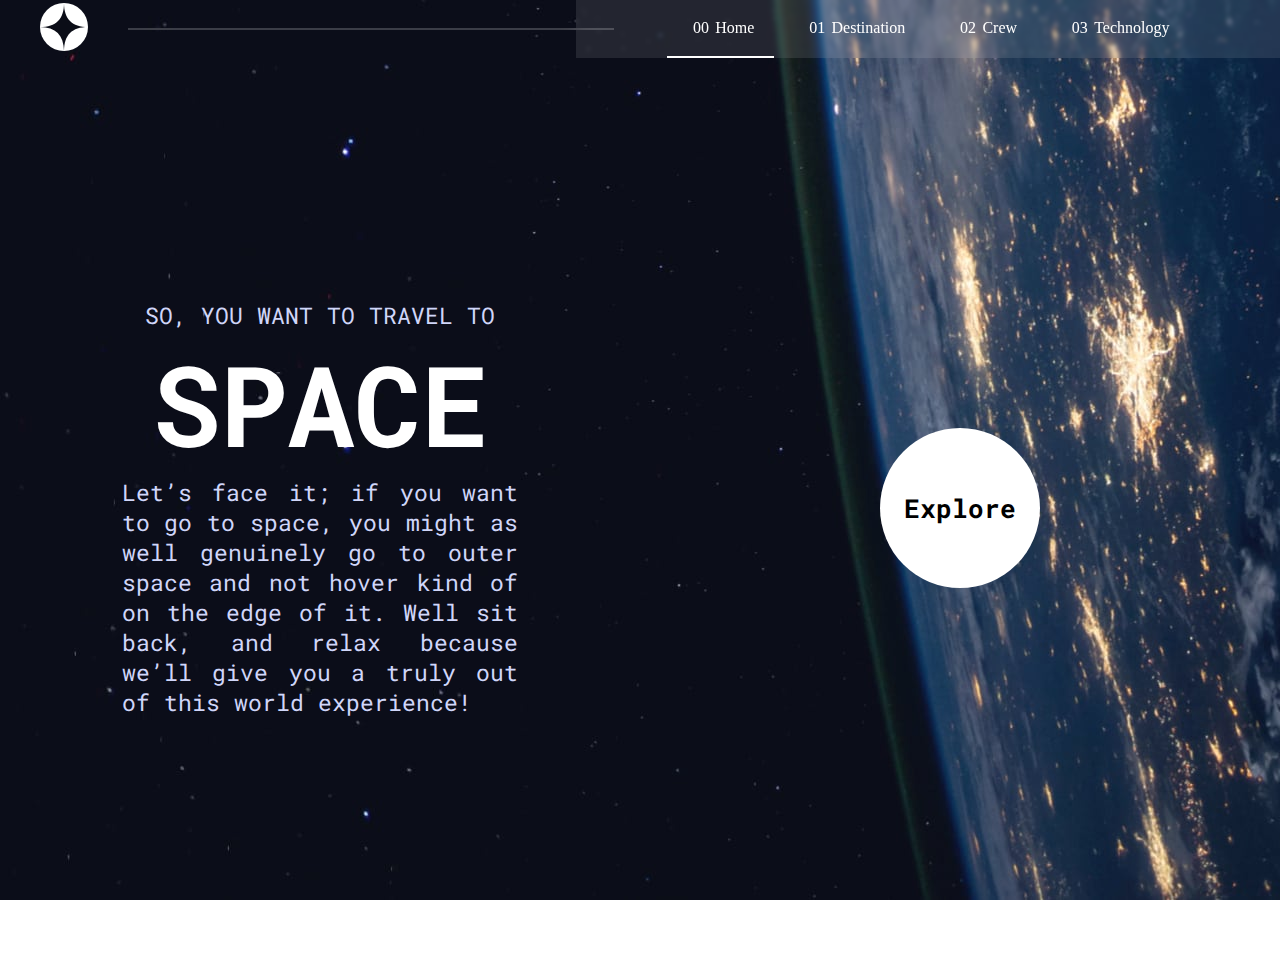
<file: index.html>
<!DOCTYPE html>
<html lang="en">
<head>
  <meta charset="UTF-8">
  <meta name="viewport" content="width=device-width, initial-scale=1.0">
  <link rel="icon" type="image/png" sizes="32x32" href="./assets/favicon-32x32.png">
  <link rel="preconnect" href="https://fonts.googleapis.com">
  <link rel="preconnect" href="https://fonts.gstatic.com" crossorigin>
  <link href="https://fonts.googleapis.com/css2?family=Roboto+Mono:wght@200&display=swap" rel="stylesheet">
  <link rel="stylesheet" href="./css/navbar.css">
  <link rel="stylesheet" href="./css/style.css">
  <link rel="stylesheet" href="./css/media.css">
  <link rel="stylesheet" href="./css/index.css">
  <title>Frontend Mentor | Space tourism website</title>
</head>
<body class="background-desktop">
  <nav class="navbar">
    <div class="logo">
      <img src="./assets/shared/logo.svg" alt="logo" class="nav-logo-img">
    </div>
    <div class="nav-line"></div>
    <div class="hamburger "><img src="./assets/shared/icon-hamburger.svg" alt="" class="nav-hamburger"></div>
    <div class="close hidden"><img src="./assets/shared/icon-close.svg" alt="" class="nav-closed"></div>
    <ul class="nav-links ">
      <li><a href="./index.html" class="nav-anchors border-bottom"><span>00</span>Home</a></li>
      <li><a href="./destination-titan.html" class="nav-anchors "><span>01</span>Destination</a></li>
      <li><a href="./crew-commander.html" class="nav-anchors"><span>02</span>Crew</a></li>
      <li><a href="./technology-capsule.html" class="nav-anchors"><span>03</span>Technology</a></li>
    </ul>
  </nav>
  <section class="content">
    <div class="section-info">
      <p class="section-paragraph centre-para">SO, YOU WANT TO TRAVEL TO</p>
      <h1 class="sec-heading">SPACE</h1>
      <p class="section-paragraph">Let’s face it; if you want to go to space, you might as well genuinely go to 
        outer space and not hover kind of on the edge of it. Well sit back, and relax 
        because we’ll give you a truly out of this world experience!
      </p>
    </div>
    <div class="explore">
      <p>Explore </p>
    </div>
  </section>

<script src="./script/navbar.js"></script>
</body>
</html>
</file>
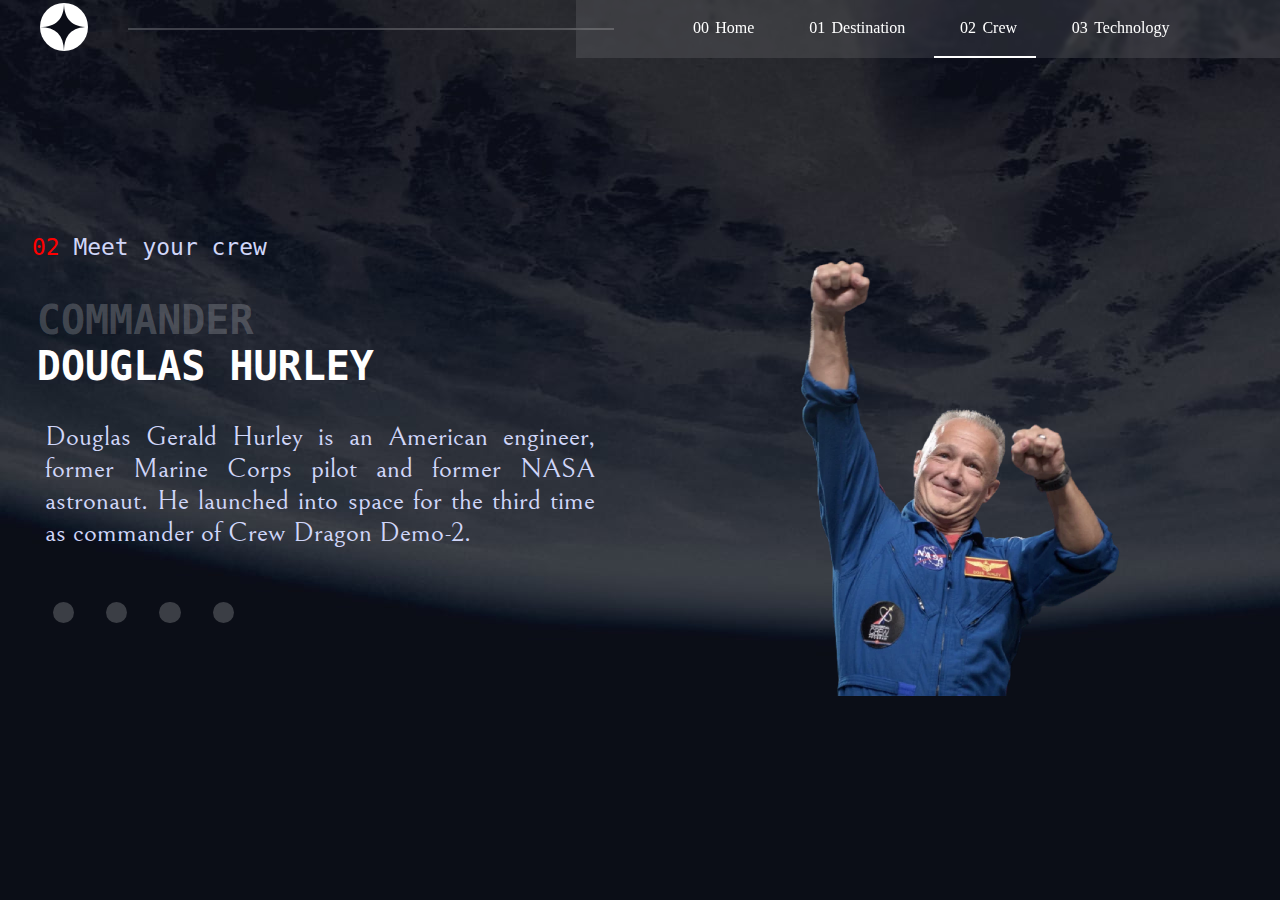
<file: crew-commander.html>
<!DOCTYPE html>
<html lang="en">
<head>
  <meta charset="UTF-8">
  <meta name="viewport" content="width=device-width, initial-scale=1.0">
  <link rel="stylesheet" href="./css/navbar.css">
  <link rel="stylesheet" href="./css/media.css">
  <link rel="stylesheet" href="./css/index.css">
  <link rel="stylesheet" href="./css/crew.css">
  <link rel="icon" type="image/png" sizes="32x32" href="./assets/favicon-32x32.png">
  <link rel="preconnect" href="https://fonts.gstatic.com" crossorigin>
  <link href="https://fonts.googleapis.com/css2?family=Barlow+Condensed:wght@100&family=Bellefair&display=swap" rel="stylesheet">
  <title>Frontend Mentor | Space tourism website</title>
</head>
<body class="background-crew-desktop">
  <nav class="navbar">
    <div class="logo">
      <img src="./assets/shared/logo.svg" alt="logo" class="nav-logo-img">
    </div>
    <div class="nav-line"></div>
    <div class="hamburger "><img src="./assets/shared/icon-hamburger.svg" alt="" class="nav-hamburger"></div>
    <div class="close hidden"><img src="./assets/shared/icon-close.svg" alt="" class="nav-closed"></div>
    <ul class="nav-links ">
      <li><a href="./index.html" class="nav-anchors "><span>00</span>Home</a></li>
      <li><a href="./destination-titan.html" class="nav-anchors "><span>01</span>Destination</a></li>
      <li><a href="./crew-commander.html" class="nav-anchors border-bottom"><span>02</span>Crew</a></li>
      <li><a href="./technology-capsule.html" class="nav-anchors"><span>03</span>Technology</a></li>
    </ul>
  </nav>
  <section class="content" id="crew-content">
    <p class="section-paragraph"><span>02</span> Meet your crew</p>
    <div class="section-info">
      <div class="des-matter">
        <div class="wrapper">
          <div class="heading"><h5 class="crew-heading" id="heading-des">Commander</h5></div>
          <div class="heading"><h6 class="crew-heading" id="des-heading" style="color: #FFF;"> Douglas Hurley</h6></div>
          <p class="des-section-paragraph" id="des-paragraph">
            Douglas Gerald Hurley is an American engineer, former Marine Corps pilot 
            and former NASA astronaut. He launched into space for the third time as 
            commander of Crew Dragon Demo-2.
          </p>
        </div>
        <div class="radio-button-container">
          <button class="radio" data-crew1="active"></button>
          <button class="radio" data-crew2="notactive"></button>
          <button class="radio" data-crew3="nottactive"></button>
          <button class="radio" data-crew4="activee"></button>
        </div>
      </div>
      <div class="des-nav">      
        <div class="crew-img-div" id="img-container">
          <img src="./assets/crew/image-douglas-hurley.webp" alt="" class="crew-img">
        </div>
      </div>
  </section>
  <!-- 00 Home
  01 Destination
  02 Crew
  03 Technology

  02 Meet your crew

  Commander
  Douglas Hurley

  Douglas Gerald Hurley is an American engineer, former Marine Corps pilot 
  and former NASA astronaut. He launched into space for the third time as 
  commander of Crew Dragon Demo-2. -->
  <script src="./script/navbar.js"></script>
  <script src="./script/crew.js"></script>
</body>
</html>
</file>
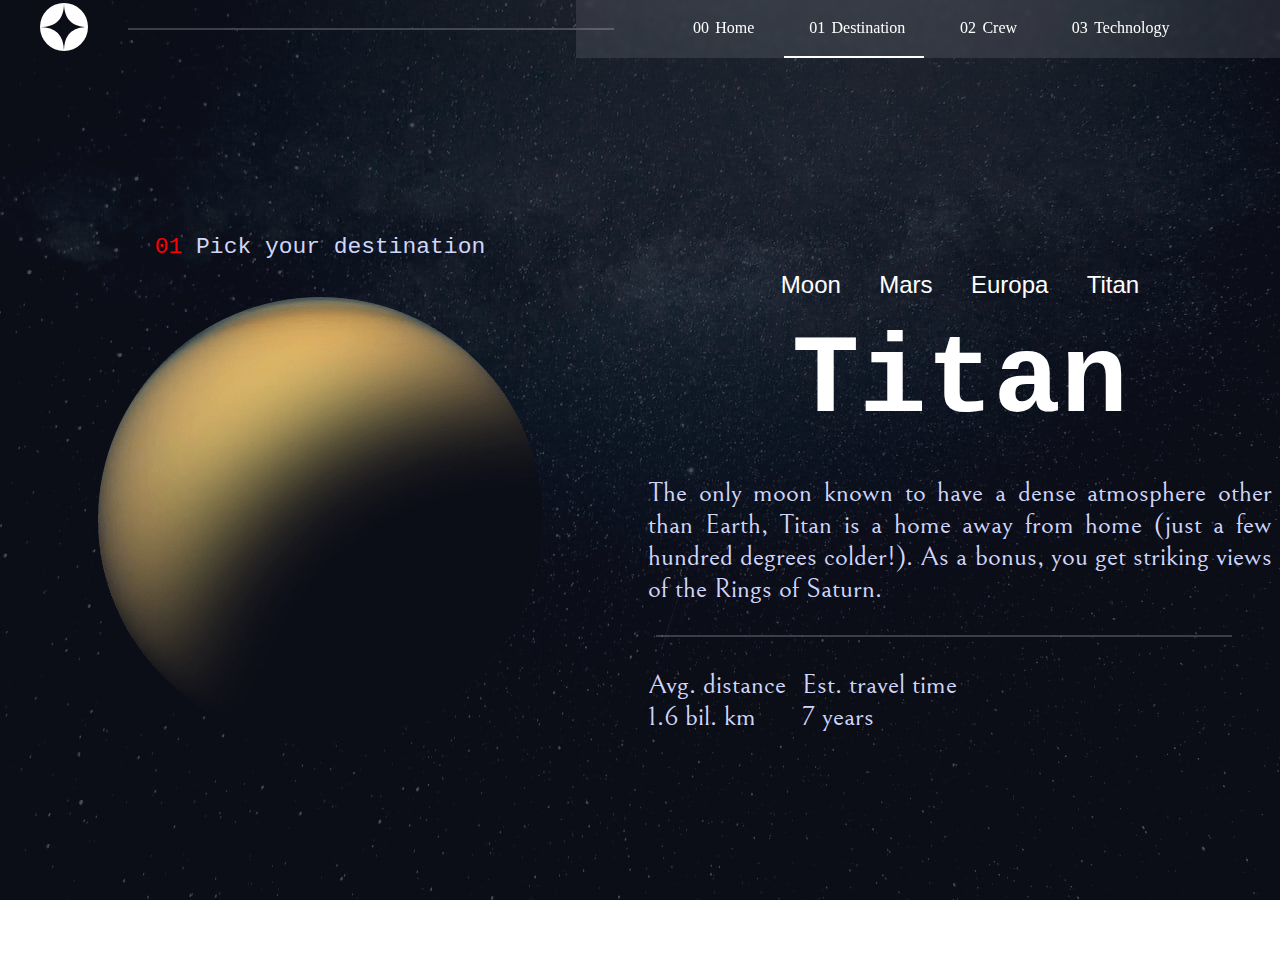
<file: destination-titan.html>
<!DOCTYPE html>
<html lang="en">

<head>
  <meta charset="UTF-8">
  <meta name="viewport" content="width=device-width, initial-scale=1.0">
  <link rel="icon" type="image/png" sizes="32x32" href="./assets/favicon-32x32.png">
  <link rel="stylesheet" href="./css/navbar.css">
  <link rel="stylesheet" href="./css/media.css">
  <link rel="stylesheet" href="./css/index.css">
  <link rel="stylesheet" href="./css/destination.css">
  <!-- link rel="preconnect" href="https://fonts.googleapis.com"> -->
  <link rel="preconnect" href="https://fonts.gstatic.com" crossorigin>
  <link href="https://fonts.googleapis.com/css2?family=Barlow+Condensed:wght@100&family=Bellefair&display=swap" rel="stylesheet">
  <title>Frontend Mentor | Space tourism website</title>
</head>

<body class="background-titian-desktop">
  <nav class="navbar">
    <div class="logo">
      <img src="./assets/shared/logo.svg" alt="logo" class="nav-logo-img">
    </div>
    <div class="nav-line"></div>
    <div class="hamburger "><img src="./assets/shared/icon-hamburger.svg" alt="" class="nav-hamburger"></div>
    <div class="close hidden"><img src="./assets/shared/icon-close.svg" alt="" class="nav-closed"></div>
    <ul class="nav-links ">
      <li><a href="./index.html" class="nav-anchors "><span>00</span>Home</a></li>
      <li><a href="./destination-titan.html" class="nav-anchors border-bottom"><span>01</span>Destination</a></li>
      <li><a href="./crew-commander.html" class="nav-anchors"><span>02</span>Crew</a></li>
      <li><a href="#" class="nav-anchors"><span>03</span>Technology</a></li>
    </ul>
  </nav>
  <section class="content">
    <div class="section-info">
      <p class="section-paragraph centre-para"><span>01</span> Pick your destination</p>
      <div class="des-img-div" id="img-container">
        <img src="./assets/destination/image-titan.png" alt="" class="destiantion-img">
      </div>
    </div>
    <div class="des-nav">
      <ul class="des-nav-links">
        <li><button class="des-nav-anchors" data-Moon="true">Moon</button></li>
        <li><button class="des-nav-anchors" data-Mars="true">Mars</button></li>
        <li><button class="des-nav-anchors" data-Europa="true">Europa</button></li>
        <li><button class="des-nav-anchors" data-titan="true">Titan</button></li>
      </ul>
      <div class="des-matter">
        <div class="heading"><h4 class="sub-heading" id="des-heading">Titan</h4></div>
        <p class="des-section-paragraph" id="des-paragraph">
          The only moon known to have a dense atmosphere other than Earth, Titan
           is a home away from home (just a few hundred degrees colder!). As a
            bonus, you get striking views of the Rings of Saturn.
        </p>
      </div>
      <div class="distance-time">
        <p class="des-section-paragraph">Avg. distance<span id="distance">1.6 bil. km</span></p>
        <p class="des-section-paragraph" >Est. travel time<span id="time">7 years</span></p>
      </div>
    </div>
  </section>
  <!-- SO, YOU WANT TO TRAVEL TO

  Moon
  Mars
  Europa
  Titan

  Titan

  The only moon known to have a dense atmosphere other than Earth, Titan
  is a home away from home (just a few hundred degrees colder!). As a
  bonus, you get striking views of the Rings of Saturn.

  Avg. distance
  1.6 bil. km

  Est. travel time
  7 years -->
  <script src="./script/navbar.js"></script>
  <script src="./script/destination.js"></script>
</body>

</html>
</file>
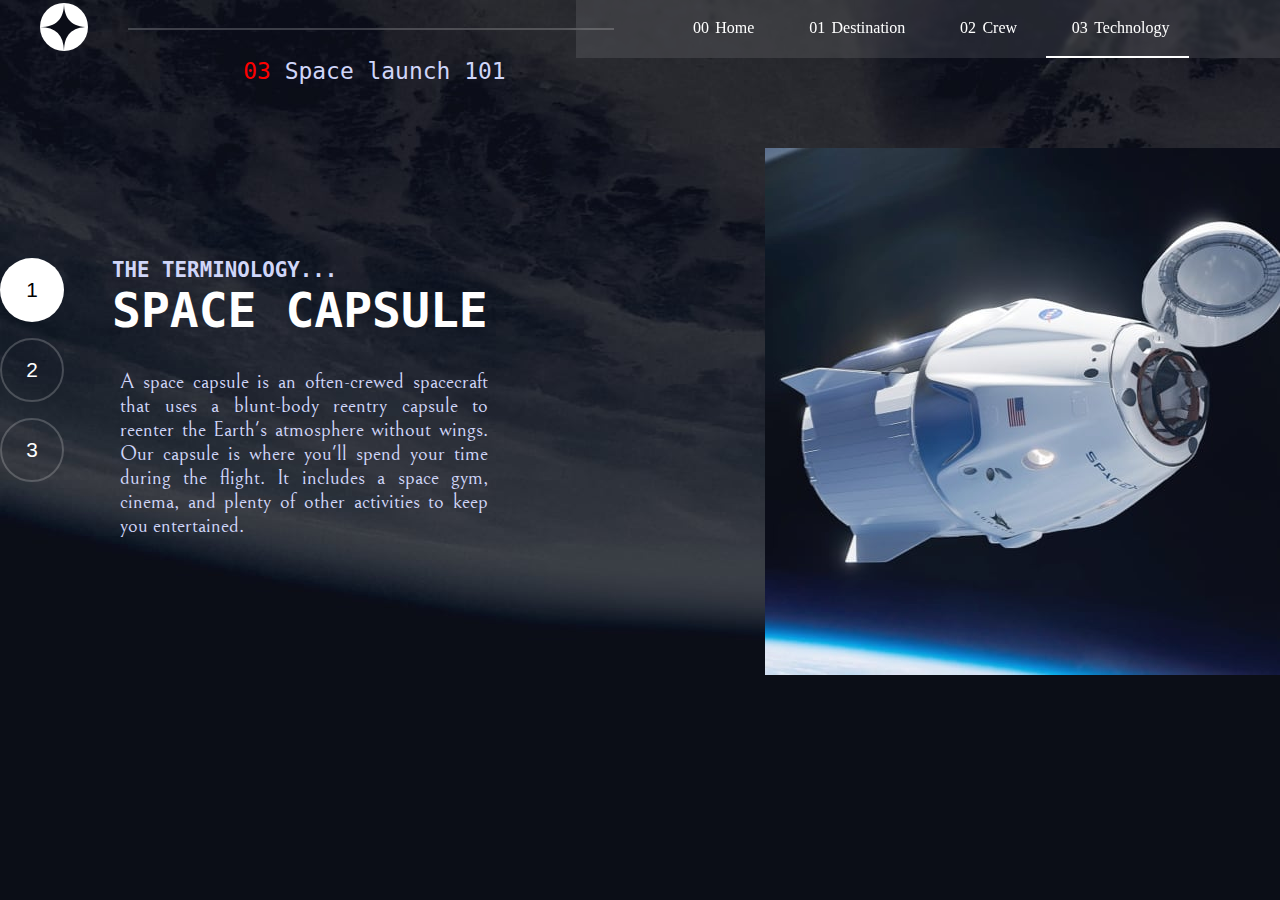
<file: technology-capsule.html>
<!DOCTYPE html>
<html lang="en">
<head>
  <meta charset="UTF-8">
  <meta name="viewport" content="width=device-width, initial-scale=1.0">
  <link rel="stylesheet" href="./css/navbar.css">
  <link rel="stylesheet" href="./css/media.css">
  <link rel="stylesheet" href="./css/index.css">
  <link rel="stylesheet" href="./css/technology.css">
  <link rel="icon" type="image/png" sizes="32x32" href="./assets/favicon-32x32.png">
  <link rel="preconnect" href="https://fonts.gstatic.com" crossorigin>
  <link href="https://fonts.googleapis.com/css2?family=Barlow+Condensed:wght@100&family=Bellefair&display=swap" rel="stylesheet">
 <title>Frontend Mentor | Space tourism website</title>
</head>
<body class="background-crew-desktop">
  <nav class="navbar">
    <div class="logo">
      <img src="./assets/shared/logo.svg" alt="logo" class="nav-logo-img">
    </div>
    <div class="nav-line"></div>
    <div class="hamburger "><img src="./assets/shared/icon-hamburger.svg" alt="" class="nav-hamburger"></div>
    <div class="close hidden"><img src="./assets/shared/icon-close.svg" alt="" class="nav-closed"></div>
    <ul class="nav-links ">
      <li><a href="./index.html" class="nav-anchors "><span>00</span>Home</a></li>
      <li><a href="./destination-titan.html" class="nav-anchors "><span>01</span>Destination</a></li>
      <li><a href="./crew-commander.html" class="nav-anchors"><span>02</span>Crew</a></li>
      <li><a href="./technology-capsule.html" class="nav-anchors border-bottom"><span>03</span>Technology</a></li>
    </ul>
  </nav>
  <section class="content" id="crew-content">
    <p class="section-paragraph"><span>03</span> Space launch 101</p>
    <div class="section-info">
      <div class="des-matter">
        <div class="wrapper">
          <div class="heading"><h5 class="tech-heading1" id="heading-tech"> The terminology...</h5></div>
          <div class="heading"><h6 class="tech-heading2" id="tech-heading" style="color: #FFF;"> Space capsule</h6></div>
          <p class="tech-section-paragraph" id="tech-paragraph">
            A space capsule is an often-crewed spacecraft that uses a blunt-body reentry 
            capsule to reenter the Earth's atmosphere without wings. Our capsule is where 
            you'll spend your time during the flight. It includes a space gym, cinema, 
            and plenty of other activities to keep you entertained.
          </p>
        </div>
        <div class="radio-button-container">
          <button class="radio fill" data-tech1>1</button>
          <button class="radio" data-tech2>2</button>
          <button class="radio" data-tech3>3</button>
        </div>
      </div>
        <div class="tech-img-div" id="img-container">
          <picture>
            <source srcset="./assets/technology/image-space-capsule-landscape.jpg" media="(max-width:1127px)">
            <img src="./assets/technology/image-space-capsule-portrait.jpg" alt="" class="tech-img" >
          </picture>
      </div>
  </section>
<!-- 
  00 Home
  01 Destination
  02 Crew
  03 Technology

  03 Space 03 Space launch 101


  1
  2
  3

  The terminology...
  Space capsule

  A space capsule is an often-crewed spacecraft that uses a blunt-body reentry 
  capsule to reenter the Earth's atmosphere without wings. Our capsule is where 
  you'll spend your time during the flight. It includes a space gym, cinema, 
  and plenty of other activities to keep you entertained. -->
  <script src="./script/navbar.js"></script>
  <script src="./script/technology.js"></script>
</body>
</html>
</file>
<file: css/navbar.css>
*{
    padding: 0;
    margin: 0;
    box-sizing: border-box;
    list-style: none;
}
:root{
    --main-active-color:#FFFFFF;
    --side-nav-font-color:#D0D6F9;
     --bg-color:#0B0D17;
     --margin-destination:2.3rem;
     --anchors-padding:1.2rem;
     --anchors-fontsize:1.5rem;
     --nav-transition: width 3s cubic-bezier(0.51, 2.14, 1, 1);
     --transparent-background-color:rgba(255, 255, 255,0.2);
     --des-font-font-family: 'Bellefair', serif;
     --main-font-font-family: 'Barlow Condensed', sans-serif;
}
body{
    overflow-x: hidden;
}
.navbar,.nav-links{
  display: flex;
  flex-wrap: wrap;
  /* background: transparent; */
}
.navbar{
    justify-content:space-between;
    align-items: center;
    position: relative;
}
.logo{
    margin-left: 2.5rem;
}
.nav-links{
    justify-content: center;
    list-style: none;
    gap: 0.624rem;
    backdrop-filter: blur(2px);
    background-color: rgba(255, 255, 255,0.1);
    overflow: hidden;
    width: 55%;
    /* border-radius: 3%; */
}

.nav-line{
    position: absolute;
    height: 2px;
    overflow: hidden;
    backdrop-filter: blur(8px);
    border-radius: 3%;
    background-color: rgba(255, 255, 255,0.2);
    width: 38%;
    min-width: 35%;
    left: 10%;
    bottom: 0;
    right: 0;
    top: 28px;
    z-index: 1;
}
.nav-anchors{
    color: white;
    text-decoration: none;
    position: relative;
    padding: 1.2rem;
    display: block;
    cursor: pointer;
}
.nav-anchors span{
    margin: 0.4rem;
}
.border-bottom{
border-bottom: 2px solid var(--main-active-color);
}
.nav-anchors:hover{
    color:var(--side-nav-font-color);
}

.nav-anchors::before{
    content: '';
    height:2px;
    width: 0%;
    position: absolute;
    left: 0;
    bottom: 0;
    opacity:1 ;
    background-color: violet;
    transition: width 3s cubic-bezier(0.51, 2.14, 1, 1);
}
.nav-anchors:hover::before  {
    opacity:1;
    width: 100%;
    background-color: rgba(255, 255, 255,0.2);
}
.nav-anchors:visited::before  {
    opacity:1;
    width: 100%;
}

.hamburger{
    display: none;
    position: absolute;
    cursor: pointer;
}
.close{
    position: absolute;
    right: 1rem;
    cursor: pointer;
    z-index: 9999;
}
/* tab */
@media screen and (max-width:1126px) {
    .nav-anchors span{
        display: none;
    }
    .background-desktop{
        background-image: url("../assets/home/background-home-tablet.jpg");
    }
    .nav-links::before{
        display: none;
    }
    .nav-line{
        display: none;

    }
    .nav-links{
        width:77%;
    }
    .content{
        grid-template-columns: none;
    }
    .explore{
        height: 18rem;
        width: 18rem;
    }
    .explore p{
        font-size: 3rem;
    }
    .nav-anchors{
        text-align: center;
    }
}
/* Mobile */
@media screen  and (max-width:747px){
    .hamburger{
        display: block; 
        right:2rem;
        /* z-index: 9999; */
    }
    .nav-anchors span{
        display: inline-block;
        margin: 0.5rem;
    }
    .hidden{
        display: none;
    }
 
    .nav-links{
        position: fixed;
        top: 0;
        left: 50%;
        bottom: 0;
        right: 0;
        width: 50%;
        flex-direction: column;
        border-radius: none;
        transition: all 900ms ease-in;
        transform: translateX(100%);
    }
    .translate{
        transform: translateX(0%);
    }
    .background-desktop{
        background-image: url("../assets/home/background-home-mobile.jpg");
    }
    .explore{
        height: 10rem;
        width: 10rem;
    }
    .explore p{
        font-size: 1.5rem;
    }
    .section-paragraph{
        font-size: 1.1rem;
        width: 74%;
    }
    .sec-heading{
        font-size: 4rem;
            
    }
   
}
</file>
<file: css/style.css>
.content{
  display: grid;
  grid-template-columns: repeat(2,1fr);
  height:100vh;
  align-items: center;
}
.explore{
    position: relative;
    margin: 3rem auto;
    height: 10rem;
    width: 10rem;
    background-color: white;
    border-radius: 50%;
    display: flex;
    align-items: center;
    align-content: flex-start;
    justify-content: center;
    border: 4rem soild black;
    cursor: pointer;
}
.explore::before{
    content: '';
    width:inherit;
    position:absolute;
    aspect-ratio: 1;
    background-color: transparent;
    border-radius: 50%;
    border: 4rem solid rgba(255, 255, 255,0.2);
    opacity: 0;
    transition: all 900ms ease-in;
}
.explore:hover::before{
    opacity: 1;
}
</file>
<file: css/media.css>
/* tab */
@media screen and (max-width:1126px) {
    .nav-anchors span{
        display: none;
    }
    .background-desktop{
        background-image: url("../assets/home/background-home-tablet.jpg");
    }
    .nav-links::before{
        display: none;
    }
    .nav-line{
        display: none;

    }
    .nav-links{
        width:77%;
    }
    .content{
        grid-template-columns: none;
    }
    .explore{
        height: 18rem;
        width: 18rem;
    }
    .explore p{
        font-size: 3rem;
    }
    .nav-anchors{
        text-align: center;
    }
}
/* Mobile */
@media screen  and (max-width:747px){
    .hamburger{
        display: block; 
        right:2rem;
        /* z-index: 9999; */
    }
    .nav-anchors span{
        display: inline-block;
        margin: 0.5rem;
    }
    .hidden{
        display: none;
    }
 
    .nav-links{
        position: fixed;
        top: 0;
        left: 50%;
        bottom: 0;
        right: 0;
        width: 50%;
        flex-direction: column;
        border-radius: none;
        transition: all 900ms ease-in;
        transform: translateX(100%);
    }
    .translate{
        transform: translateX(0%);
    }
    .background-desktop{
        background-image: url("../assets/home/background-home-mobile.jpg");
    }
    .explore{
        height: 10rem;
        width: 10rem;
    }
    .explore p{
        font-size: 1.5rem;
    }
    .section-paragraph{
        font-size: 1.1rem;
        width: 74%;
    }
    .sec-heading{
        font-size: 4rem;
            
    }
   
}
</file>
<file: css/index.css>
:root{
    --main-active-color:#FFFFFF;
    --side-nav-font-color:#D0D6F9;
     --bg-color:#0B0D17;
     --margin-destination:2.3rem;
     --anchors-padding:1.2rem;
     --anchors-fontsize:1.5rem;
     --nav-transition: width 3s cubic-bezier(0.51, 2.14, 1, 1);
     --transparent-background-color:rgba(255, 255, 255,0.2);
     --des-font-font-family: 'Bellefair', serif;
     --main-font-font-family: 'Barlow Condensed', sans-serif;
     --std-font-size:1.734rem;
     --margin:2rem 0.5rem;
}
.background-desktop{
    background-image: url("../assets/home/background-home-desktop.jpg");
    background-repeat: no-repeat;
    background-size: cover;
    background-attachment: fixed;
}
.background-titian-desktop{
    background-image: url("../assets/destination/background-destination-desktop.jpg");
    background-repeat: no-repeat;
    background-size: cover;
    background-attachment: fixed;
}
.background-crew-desktop{
    background-image: url("../assets/crew/background-crew-desktop.jpg");
    background-repeat: no-repeat;
    background-size: cover;
    background-attachment: fixed;
}
.color{
    color: black;
}
.section-paragraph{
    color:var(--side-nav-font-color);
    text-align:justify;
    font-family: 'Roboto Mono', monospace;
    font-size: 1.434rem;
    width: 62%; 
    margin: 0 auto;
}
.des-section-paragraph{
    color:var(--side-nav-font-color);
    text-align:justify;
    font-family:var(--des-font-font-family);
    font-size:var(--std-font-size);
    width: fit-content;
    margin:var(--margin);
}
.sec-heading{
    font-size: 7rem;
    min-width: 3rem;
    font-family: 'Roboto Mono', monospace;
    text-align: center;
    color: white;
}
.sub-heading{
    font-size: 7rem;
    min-width: 3rem;
    font-family: 'Roboto Mono', monospace;
    text-align: center;
    color: white;
    width: fit-content;
    margin: auto;
}
.centre-para{
    text-align: center;
}
.explore p{
    font-size: 1.634rem;
    font-weight: bold;
    font-family: 'Roboto Mono', monospace;
    color: black;
}
.hidden{
    display: none;
}
.des-section-paragraph >span{
    display: block;
}
.crew-heading{
    font-size: 2.5rem;
    min-width: 3rem;
    font-family: 'Roboto Mono', monospace;
    text-align: left;
    color:var(--transparent-background-color);
    text-transform:uppercase;
}
.tech-heading1{
    font-size: 1.3rem;
    min-width: 3rem;
    font-family: 'Roboto Mono', monospace;
    text-align: left;
    color:var(--side-nav-font-color);
    text-transform:uppercase;
}
.tech-heading2{
    font-size: 3rem;
    min-width: 3rem;
    font-family: 'Roboto Mono', monospace;
    text-align: left;
    color:var(--transparent-background-color);
    text-transform:uppercase;
}
.tech-section-paragraph{
    color:var(--side-nav-font-color);
    text-align:justify;
    font-family:var(--des-font-font-family);
    font-size:1.3rem;
    width: 23rem;
    margin:var(--margin);
}
.section-paragraph>span{
    color: red;
}
@media screen  and (max-width:747px){
 .section-paragraph{
     font-size: 1.2rem;
     width:70%
 }
 .sec-heading{
     font-size: 5rem;
 }
}
</file>
<file: css/crew.css>
:root{
    --main-active-color:#FFFFFF;
    --side-nav-font-color:#D0D6F9;
     --bg-color:#0B0D17;
     --margin-destination:2.3rem;
     --anchors-padding:1.2rem;
     --anchors-fontsize:1.5rem;
     --nav-transition: width 3s cubic-bezier(0.51, 2.14, 1, 1);
     --transparent-background-color:rgba(255, 255, 255,0.2);
     --des-font-font-family: 'Bellefair', serif;
     --main-font-font-family: 'Barlow Condensed', sans-serif;
}
.section-info{
    display: grid;
    grid-template-columns: repeat(2,1fr);
}
.content{
    margin: 11rem auto;
}
.wrapper{
    margin: var(--margin-destination);
}
.radio{
    padding: 0.8em;
    margin:1rem;
    border-radius: 50%;
    border: none;
    background-color: var(--transparent-background-color);
    cursor: pointer;
}
.radio:hover{
   background-color:rgba(255, 255, 255,0.8);
}
.radio:visited{
   background-color:#FFFFFF;
}
.radio:focus{
   background-color:#FFFFFF;
}
.radio-button-container{
    display: flex;
    /* justify-content: center; */
    margin: var(--margin-destination);
}
.crew-img-div{
    width: 20rem;
    margin: auto;
}
.crew-img{
    width: inherit;
}
.radio-fill{
    background-color: #fff;
}
.section-paragraph{
    margin:0 2rem;
}
/* table */
@media screen and (max-width:1126px) {
    .section-info{
        grid-template-columns: repeat(1,1fr);
    }
    .content{
        --margin-destination: 6rem 1rem;
         margin:var(--margin-destination);
    } 
    .section-paragraph {
        width: 93%;
        text-align: left;
    }
    .wrapper{
        --margin-destination: 6rem 1rem;
        margin:var(--margin-destination);
    }
    .crew-heading{
        font-size: 1.4rem;
        text-align: center;
    }
    .des-section-paragraph {
        margin: 2rem 0;
        font-size: 1.2rem;
    }
    .radio-button-container{
        justify-content: center;
        margin: 0;
    }
    .crew-img-div {
        width: 15rem;
    }
}
/* mob */
@media screen  and (max-width:747px){
    .section-info{
       display: flex;
       flex-direction: column-reverse;
       margin-top: 3rem;
    }
    .content{
      
         margin:var(--margin-destination);
    } 
    .section-paragraph {
        width: 93%;
        text-align:center;
    }
    .wrapper{
       margin: 0%;
    }
    .crew-heading{
        font-size: 1.4rem;
        text-align: center;
    }
    .des-section-paragraph {
        margin: 2rem 0;
    }
    .radio-button-container{
        justify-content: center;
        margin: 0;
    }
    .crew-img-div {
        width: 15rem;
    }
    .des-matter{
        display: flex;
    flex-direction: column-reverse;
    }
}
</file>
<file: css/destination.css>
:root{
    --main-active-color:#FFFFFF;
    --side-nav-font-color:#D0D6F9;
     --bg-color:#0B0D17;
     --margin-destination:2.3rem;
     --anchors-padding:1.2rem;
     --anchors-fontsize:1.5rem;
     --nav-transition: width 3s cubic-bezier(0.51, 2.14, 1, 1);
     --transparent-background-color:rgba(255, 255, 255,0.2);
     --des-font-font-family: 'Bellefair', serif;
     --main-font-font-family: 'Barlow Condensed', sans-serif;
}
body{
    overflow-x: hidden;
}
.content{
    display: grid;
    grid-template-columns: repeat(2,1fr);
    align-items: center;
    height:100vh;
} 
.des-matter{
    position: relative;
}
.des-img-div{
    width: fit-content;
    margin:var(--margin-destination) auto;   
}
.des-nav-links{
    display: flex;
    justify-content: center;
}
.des-nav-anchors{
    background-color: transparent;
    border: none;
    color: #fff;
    position: relative;
    cursor: pointer;
    padding: var(--anchors-padding);
    font-size: var(--anchors-fontsize);
    text-decoration: none;
    
}
.des-nav-anchors:active{
    border-bottom: 2px solid var(--main-active-color);
}
.des-nav-anchors::before{
    content: '';
    height:2px;
    width:0%;
    background-color: violet;
    position: absolute;
    opacity: 1;
    /* left:0; */
    bottom: 0;
    transition: var(--nav-transition);
}
.des-nav-anchors:hover::before{
    opacity: 1;
    width: 70%;
    background-color:#fff;
}
.des-nav-anchors:focus{
   border-bottom: 2px solid #FFF;
}
.des-matter::after{
    content: '';
    height: 2px;
    width:90%;
    position: absolute;
    background-color:var(--transparent-background-color);
    left:1rem;
    bottom: -2rem;
}
.distance-time{
    display: flex;
}
.section-paragraph>span{
    color: red;
}
/* tabs */
@media screen and (max-width:1126px) {
    .background-titian-desktop{
        background-image: url(../assets/destination/background-destination-tablet.jpg);
    }
  .content{
      grid-template-columns: none;
  }
  .des-matter{
    width: 70%;
    margin: auto;
  }
  .distance-time {
    display: flex;
    align-content: center;
    justify-content: space-around;
    align-items: center;
    width: 70%;
    margin: auto;
}
  .des-img-div{
      width:fit-content;
  }
  .section-info{
    margin: 2rem 0;
}
.centre-para {
    text-align:left;
    width: 81%;
}


  
}
/* mobiles */
@media screen  and (max-width:747px){
    .background-titian-desktop{
        background-image: url(../assets/destination/background-destination-mobile.jpg);
    }
    .distance-time {
      display: flex;
      align-content: center;
      justify-content: center;
      align-items: center;
      flex-direction: column;
    }
    .destiantion-img{
        width: 17rem;
    }
    .sub-heading{
        font-size: 4rem;
    }
    .des-nav-anchors{
        font-size: 1.1rem;
    padding: 0.8rem;
}
   
    .section-paragraph {
    font-size: 1rem;
    width: 98%;
}
.section-info{
    margin: 2rem 0;
}
.des-section-paragraph{
    font-size: 1.4rem;
    margin:2rem 0;
}
}
</file>
<file: css/technology.css>
.radio-button-container{
    display: flex;
    gap: 1rem;
    flex-direction: column;
    width: fit-content;
    justify-content: center;
}
.radio{
    width: 4rem;
    aspect-ratio: 1;
    border-radius: 50%;
    background: transparent;
    border: 2px solid var(--transparent-background-color);
    color: #fff;
    font-size: 1.3rem;
    cursor: pointer;
    transition: var(--nav-transition);
}
.radio:hover{
    border: 2px solid #fff;
}
/* .radio:focus{
    background-color: #fff;
    color: #000;
} */
.des-matter{
    display:flex;
    flex-direction: row-reverse;
    gap:3rem;
    align-items:flex-start;
}
.section-info{
    display: flex;
    gap: 7rem;
    /* margin: 2rem 0; */
    justify-content: space-between;
    /* margin-left: 9rem;   */
    margin-top: 4rem;
    align-items: center;
}
/* .tech-img-div{
    width: 25rem;
    aspect-ratio: 1/1.2;
    background-image: url("../assets/technology/image-space-capsule-portrait.jpg");
    background-repeat: no-repeat;
    background-size: cover;
} */
.tech-img{
    width: auto;
}
.fill{
    background-color: #fff;
    color: #000;
}

/* i-pad */
@media screen and (max-width:1126px) {
    .background-titian-desktop{
        background-image: url("../assets/technology/background-technology-tablet.jpg");
    }
    .section-info{
        flex-direction: column-reverse;
        gap: 1rem;
    }
    .tech-img-div{
        width: 100%;
    }
    .tech-img{
        width:100%;
    }
 .des-matter{
     flex-direction: column-reverse;
     justify-content: center;
 }
 .radio-button-container{
     flex-direction: row;
     width: 100%;
 }
 .section-paragraph{
     text-align: left;
     width: 90%;
     font-size: 1.3rem;
 }
 .content {
    grid-template-columns: none;
    margin-top: 5rem;
}
}
@media screen  and (max-width:747px){

    .background-titian-desktop{
        background-image: url("../assets/technology/background-technology-mobile.jpg");
    }
    .tech-heading1{
        text-align: center;
    }
    .tech-heading2{
        text-align: center;
        font-size: 2rem;
    }
    .tech-section-paragraph{
        margin: 2rem 1rem;
        width: 17rem;
    }
}
</file>
